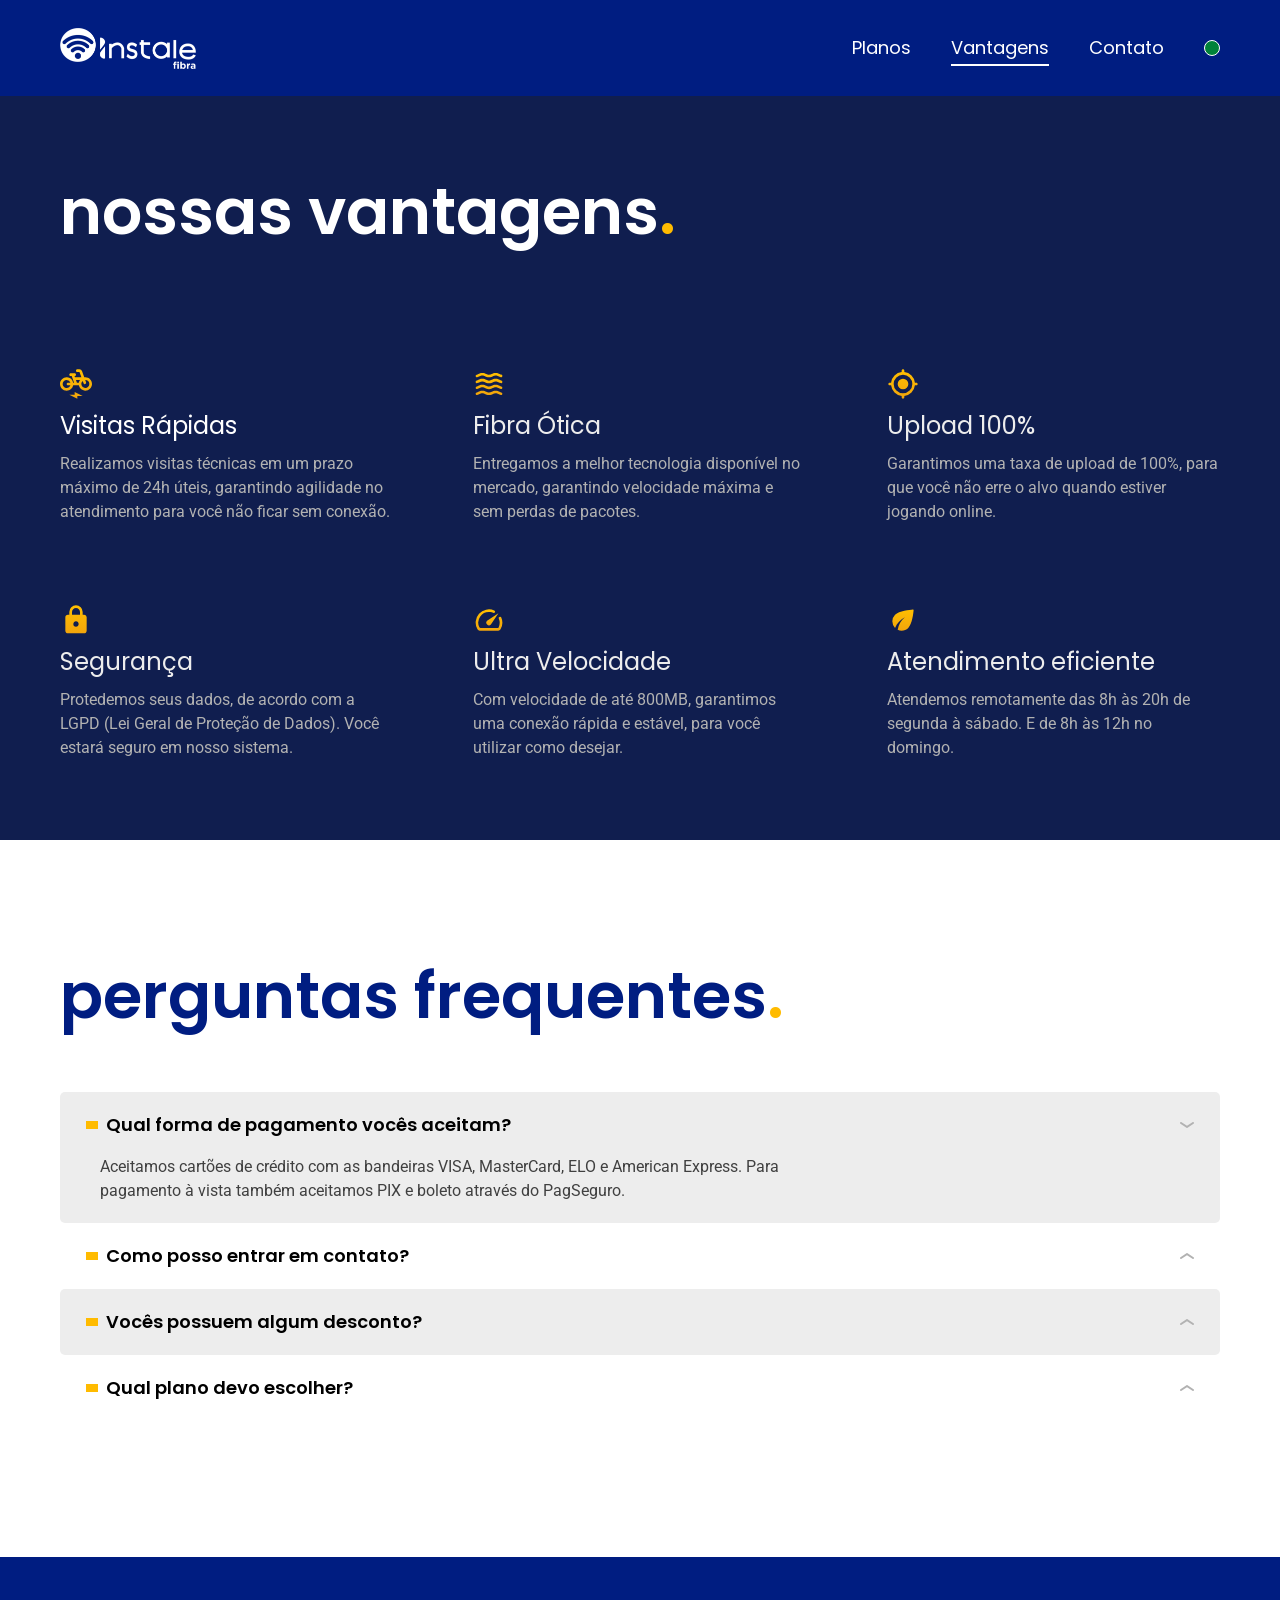
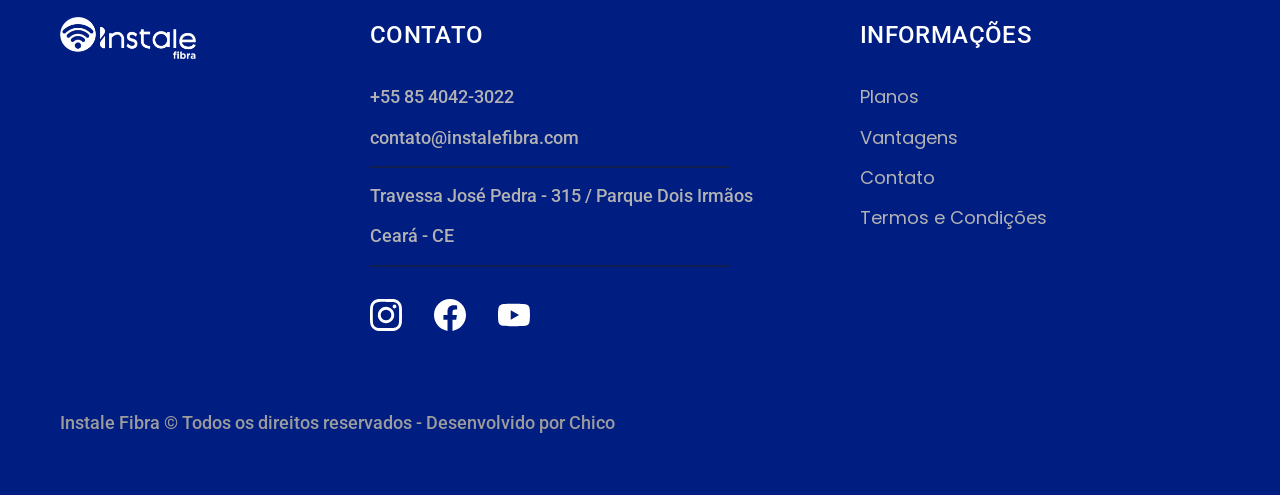
<file: seguros.html>
<!DOCTYPE html>
<html lang="pt-br">

<head>
  <meta charset="UTF-8">
  <meta name="viewport" content="width=device-width, initial-scale=1.0">
  <title>Vantagens | Bikcraft</title>
  <meta name="description" content="Seguros Bikcraft">
  <link rel="shortcut icon" href="./favicon-16x16.png" type="image/x-icon">
  <link rel="preload" href="./css/style.css" as="style">
  <link rel="stylesheet" href="./css/style.css">
  <link rel="preconnect" href="https://fonts.googleapis.com">
  <link rel="preconnect" href="https://fonts.gstatic.com" crossorigin>
  <link href="https://fonts.googleapis.com/css2?family=Merriweather:ital,opsz,wght@0,18..144,300..900;1,18..144,300..900&family=Poppins:ital,wght@0,100;0,200;0,300;0,400;0,500;0,600;0,700;0,800;0,900;1,100;1,200;1,300;1,400;1,500;1,600;1,700;1,800;1,900&family=Roboto:ital,wght@0,100..900;1,100..900&display=swap" rel="stylesheet">
  <script>
    document.documentElement.classList.add("js");
  </script>
</head>

<body id="seguros">

  <header class="header-bg">

    <div class="container header">
      <a href="./">
        <img src="./img/instale-assets/LOGO.png" width="136" height="32" alt="Bikcraft">
      </a>

      <nav aria-label="primária">
        <ul class="header-menu font-1-m cor-0">
          <li><a href="./bicicletas.html">Planos</a></li>
          <li><a href="./seguros.html">Vantagens</a></li>
          <li><a href="./contato.html">Contato</a></li>
          <li>
            <div class="btn-theme"></div>
          </li>
        </ul>
      </nav>
    </div>

  </header>

  <main>
    <article class="vantagens-bg">
      <div class="vantagens container">
        <h2 class="font-1-xxl cor-0">nossas vantagens<span class="cor-p1">.</span></h2>
        <div class="vantagens-item fadeInLeft" data-anime="200">
          <img src="./img/icones/eletrica.svg" alt="">
          <h3 class="font-1-l cor-0">Visitas Rápidas</h3>
          <p class="font-2-s cor-5">Realizamos visitas técnicas em um prazo máximo de 24h úteis, garantindo agilidade no atendimento para você não ficar sem conexão.</p>
        </div>

        <div class="vantagens-item fadeInLeft" data-anime="400">
          <img src="./img/icones/carbono.svg" alt="">
          <h3 class="font-1-l cor-2">Fibra Ótica</h3>
          <p class="font-2-s cor-5">Entregamos a melhor tecnologia disponível no mercado, garantindo velocidade máxima e sem perdas de pacotes.</p>
        </div>

        <div class="vantagens-item fadeInLeft" data-anime="600">
          <img src="./img/icones/rastreador.svg" alt="">
          <h3 class="font-1-l cor-2">Upload 100%</h3>
          <p class="font-2-s cor-5">Garantimos uma taxa de upload de 100%, para que você não erre o alvo quando estiver jogando online.</p>
        </div>

        <div class="vantagens-item fadeInLeft" data-anime="800">
          <img src="./img/icones/seguro.svg" alt="">
          <h3 class="font-1-l cor-2">Segurança</h3>
          <p class="font-2-s cor-5">Protedemos seus dados, de acordo com a LGPD (Lei Geral de Proteção de Dados). Você estará seguro em nosso sistema.</p>
        </div>

        <div class="vantagens-item fadeInLeft" data-anime="1000">
          <img src="./img/icones/velocidade.svg" alt="">
          <h3 class="font-1-l cor-2">Ultra Velocidade</h3>
          <p class="font-2-s cor-5">Com velocidade de até 800MB, garantimos uma conexão rápida e estável, para você utilizar como desejar.</p>
        </div>

        <div class="vantagens-item fadeInLeft" data-anime="1200">
          <img src="./img/icones/sustentavel.svg" alt="">
          <h3 class="font-1-l cor-2">Atendimento eficiente</h3>
          <p class="font-2-s cor-5">Atendemos remotamente das 8h às 20h de segunda à sábado. E de 8h às 12h no domingo.</p>
        </div>
      </div>
    </article>
  </main>



  <article class="perguntas container">
    <h2 class="font-1-xxl cor-12">perguntas frequentes<span class="cor-p1">.</span></h2>

    <dl>
      <div>
        <dt><button class="font-1-m-b" aria-controls="pergunta1" aria-expanded="true">Qual forma de pagamento vocês aceitam?</button></dt>
        <dd id="pergunta1" class="font-2-s cor-9 ativo">Aceitamos cartões de crédito com as bandeiras VISA, MasterCard, ELO e American Express. Para pagamento à vista também aceitamos PIX e boleto através do PagSeguro.</dd>
      </div>
      <div>
        <dt><button class="font-1-m-b" aria-controls="pergunta2" aria-expanded="false">Como posso entrar em contato?</button></dt>
        <dd id="pergunta2" class="font-2-s cor-9">Basta chamar no nosso número oficial de suporte: 4042-3022</dd>
      </div>
      <div>
        <dt><button class="font-1-m-b" aria-controls="pergunta3" aria-expanded="false">Vocês possuem algum desconto?</button></dt>
        <dd id="pergunta3" class="font-2-s cor-9">Sim! Oferecemos desconto por pagamento até a data limite do vencimento. Caso a mensalidade seja paga após a data do vencimento, será cobrada taxa de juros como qualquer outro serviço.</dd>
      </div>
      <div>
        <dt><button class="font-1-m-b" aria-controls="pergunta7" aria-expanded="false">Qual plano devo escolher?</button></dt>
        <dd id="pergunta7" class="font-2-s cor-9">Vai depender muito da sua necessidade, por isso temos profissionais capazes para analisar cada situação e determinar qual seria o melhor plano.</dd>
      </div>
    </dl>

  </article>

  <footer class="footer-bg">
    <div class="footer container">
      <img src="./img/instale-assets/LOGO.png" width="136" height="32" alt="Bikcraft">
      <div class="footer-contato">
        <h3 class="font-2-l-b cor-0">Contato</h3>
        <ul class="font-2-m cor-5">
          <li><a href="https://wa.me/558540423022?text=Olá,%20gostaria%20de%20saber%20mais%20sobre%20os%20planos!" target="_blank">+55 85 4042-3022</a></li>
          <li><a href="mailto:contato@instalefibra.com">contato@instalefibra.com</a></li>
          <li>Travessa José Pedra - 315 / Parque Dois Irmãos</li>
          <li>Ceará - CE</li>
        </ul>
        <div class="footer-redes">
          <a href="https://www.instagram.com/instale.oficial" target="_blank">
            <img src="./img/redes/instagram.svg" width="32" height="32" alt="Instagram">
          </a>
          <a href="https://www.facebook.com/instalefibra" target="_blank">
            <img src="./img/redes/facebook.svg" width="32" height="32" alt="Facebook">
          </a>
          <a href="https://www.youtube.com/instalefibra" target="_blank">
            <img src="./img/redes/youtube.svg" width="32" height="32" alt="Youtube">
          </a>
        </div>
      </div>

      <div class="footer-informacoes">
        <h3 class="font-2-l-b cor-0">Informações</h3>
        <nav>
          <ul class="font-1-m cor-5">
            <li><a href="./bicicletas.html">Planos</a></li>
            <li><a href="./seguros.html">Vantagens</a></li>
            <li><a href="./contato.html">Contato</a></li>
            <li><a href="./termos.html">Termos e Condições</a></li>
          </ul>
        </nav>
      </div>

      <p class="footer-copy font-2-m cor-6">Instale Fibra © Todos os direitos reservados - Desenvolvido por Chico</p>
    </div>
  </footer>

  <script src="js/plugins/simple-anime.js"></script>
  <script src="./js/script.js"></script>
</body>

</html>
</file>
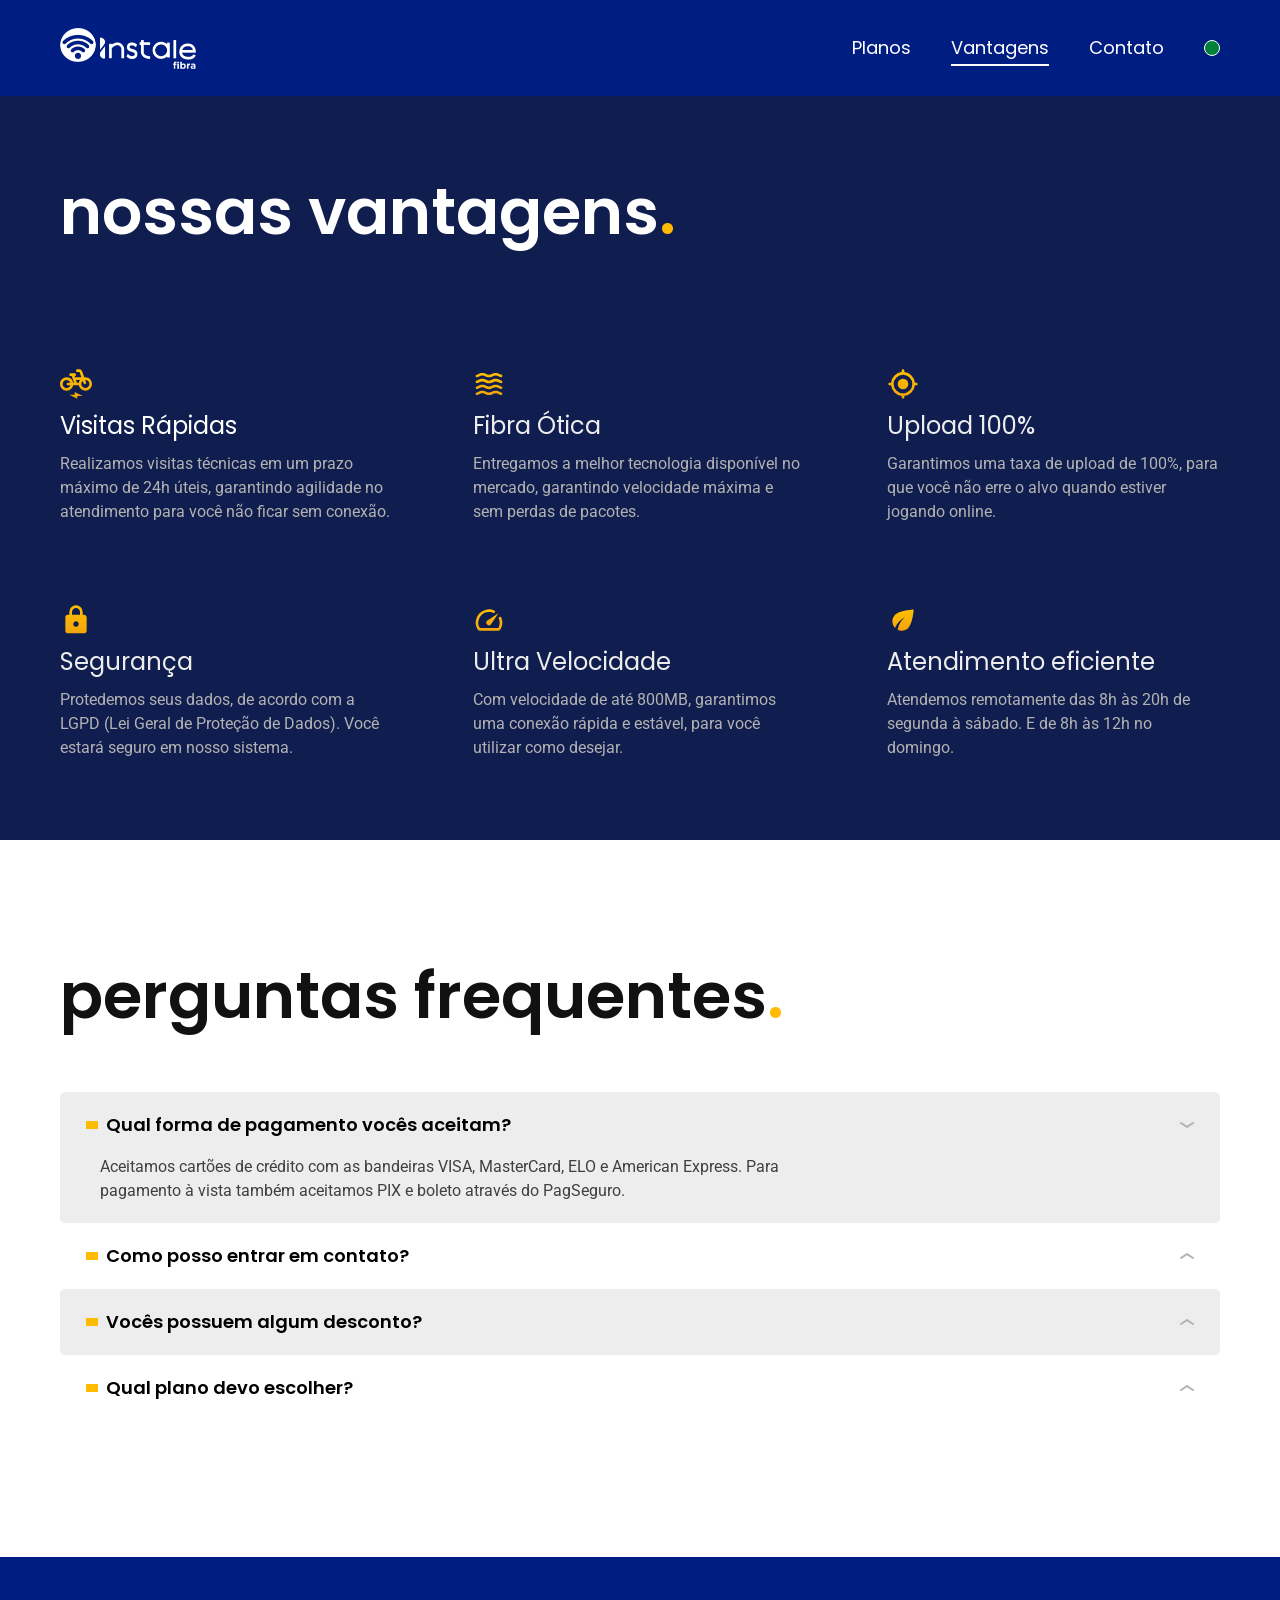
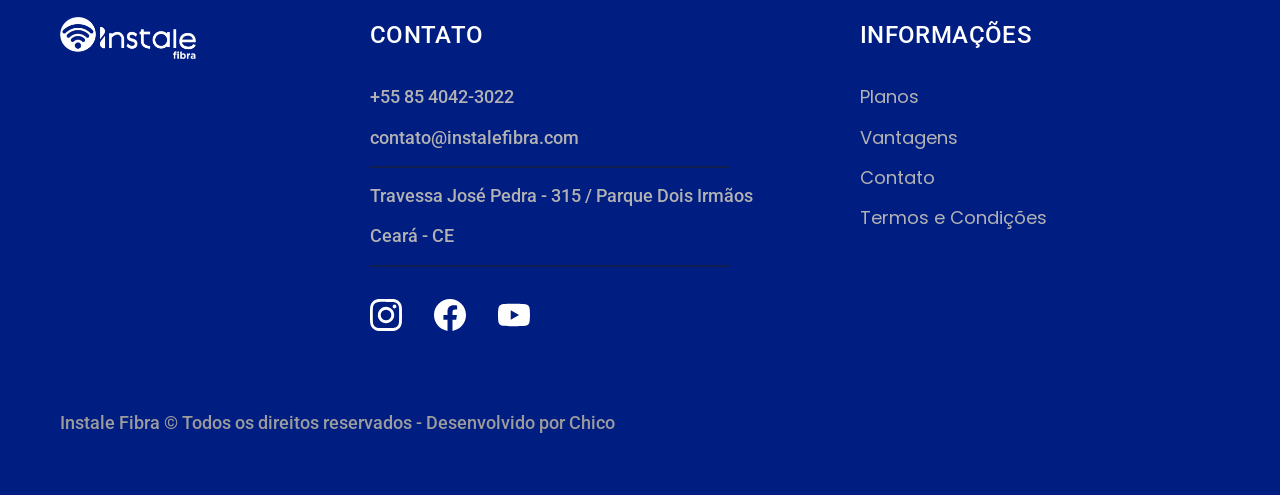
<file: vantagens.html>
<!DOCTYPE html>
<html lang="pt-br">

<head>
  <meta charset="UTF-8">
  <meta name="viewport" content="width=device-width, initial-scale=1.0">
  <title>Vantagens | Bikcraft</title>
  <meta name="description" content="Seguros Bikcraft">
  <link rel="shortcut icon" href="./favicon-16x16.png" type="image/x-icon">
  <link rel="preload" href="./css/style.css" as="style">
  <link rel="stylesheet" href="./css/style.css">
  <link rel="preconnect" href="https://fonts.googleapis.com">
  <link rel="preconnect" href="https://fonts.gstatic.com" crossorigin>
  <link href="https://fonts.googleapis.com/css2?family=Merriweather:ital,opsz,wght@0,18..144,300..900;1,18..144,300..900&family=Poppins:ital,wght@0,100;0,200;0,300;0,400;0,500;0,600;0,700;0,800;0,900;1,100;1,200;1,300;1,400;1,500;1,600;1,700;1,800;1,900&family=Roboto:ital,wght@0,100..900;1,100..900&display=swap" rel="stylesheet">
  <script>
    document.documentElement.classList.add("js");
  </script>
</head>

<body id="seguros">

  <header class="header-bg">

    <div class="container header">
      <a href="./">
        <img src="./img/instale-assets/LOGO.png" width="136" height="32" alt="Bikcraft">
      </a>

      <nav aria-label="primária">
        <ul class="header-menu font-1-m cor-0">
          <li><a href="./planos.html">Planos</a></li>
          <li><a href="./vantagens.html">Vantagens</a></li>
          <li><a href="./contato.html">Contato</a></li>
          <li>
            <div class="btn-theme"></div>
          </li>
        </ul>
      </nav>
    </div>

  </header>

  <main>
    <article class="vantagens-bg">
      <div class="vantagens container">
        <h2 class="font-1-xxl cor-0">nossas vantagens<span class="cor-p1">.</span></h2>
        <div class="vantagens-item fadeInLeft" data-anime="200">
          <img src="./img/icones/eletrica.svg" alt="">
          <h3 class="font-1-l cor-0">Visitas Rápidas</h3>
          <p class="font-2-s cor-5">Realizamos visitas técnicas em um prazo máximo de 24h úteis, garantindo agilidade no atendimento para você não ficar sem conexão.</p>
        </div>

        <div class="vantagens-item fadeInLeft" data-anime="400">
          <img src="./img/icones/carbono.svg" alt="">
          <h3 class="font-1-l cor-2">Fibra Ótica</h3>
          <p class="font-2-s cor-5">Entregamos a melhor tecnologia disponível no mercado, garantindo velocidade máxima e sem perdas de pacotes.</p>
        </div>

        <div class="vantagens-item fadeInLeft" data-anime="600">
          <img src="./img/icones/rastreador.svg" alt="">
          <h3 class="font-1-l cor-2">Upload 100%</h3>
          <p class="font-2-s cor-5">Garantimos uma taxa de upload de 100%, para que você não erre o alvo quando estiver jogando online.</p>
        </div>

        <div class="vantagens-item fadeInLeft" data-anime="800">
          <img src="./img/icones/seguro.svg" alt="">
          <h3 class="font-1-l cor-2">Segurança</h3>
          <p class="font-2-s cor-5">Protedemos seus dados, de acordo com a LGPD (Lei Geral de Proteção de Dados). Você estará seguro em nosso sistema.</p>
        </div>

        <div class="vantagens-item fadeInLeft" data-anime="1000">
          <img src="./img/icones/velocidade.svg" alt="">
          <h3 class="font-1-l cor-2">Ultra Velocidade</h3>
          <p class="font-2-s cor-5">Com velocidade de até 800MB, garantimos uma conexão rápida e estável, para você utilizar como desejar.</p>
        </div>

        <div class="vantagens-item fadeInLeft" data-anime="1200">
          <img src="./img/icones/sustentavel.svg" alt="">
          <h3 class="font-1-l cor-2">Atendimento eficiente</h3>
          <p class="font-2-s cor-5">Atendemos remotamente das 8h às 20h de segunda à sábado. E de 8h às 12h no domingo.</p>
        </div>
      </div>
    </article>
  </main>



  <article class="perguntas container">
    <h2 class="font-1-xxl">perguntas frequentes<span class="cor-p1">.</span></h2>

    <dl>
      <div>
        <dt><button class="font-1-m-b" aria-controls="pergunta1" aria-expanded="true">Qual forma de pagamento vocês aceitam?</button></dt>
        <dd id="pergunta1" class="font-2-s cor-9 ativo">Aceitamos cartões de crédito com as bandeiras VISA, MasterCard, ELO e American Express. Para pagamento à vista também aceitamos PIX e boleto através do PagSeguro.</dd>
      </div>
      <div>
        <dt><button class="font-1-m-b" aria-controls="pergunta2" aria-expanded="false">Como posso entrar em contato?</button></dt>
        <dd id="pergunta2" class="font-2-s cor-9">Basta chamar no nosso número oficial de suporte: 4042-3022</dd>
      </div>
      <div>
        <dt><button class="font-1-m-b" aria-controls="pergunta3" aria-expanded="false">Vocês possuem algum desconto?</button></dt>
        <dd id="pergunta3" class="font-2-s cor-9">Sim! Oferecemos desconto por pagamento até a data limite do vencimento. Caso a mensalidade seja paga após a data do vencimento, será cobrada taxa de juros como qualquer outro serviço.</dd>
      </div>
      <div>
        <dt><button class="font-1-m-b" aria-controls="pergunta7" aria-expanded="false">Qual plano devo escolher?</button></dt>
        <dd id="pergunta7" class="font-2-s cor-9">Vai depender muito da sua necessidade, por isso temos profissionais capazes para analisar cada situação e determinar qual seria o melhor plano.</dd>
      </div>
    </dl>

  </article>

  <footer class="footer-bg">
    <div class="footer container">
      <a class="footer-logo" href="./">
        <img src="./img/instale-assets/LOGO.png" width="136" height="32" alt="Bikcraft">
      </a>
      <div class="footer-contato">
        <h3 class="font-2-l-b cor-0">Contato</h3>
        <ul class="font-2-m cor-5">
          <li><a href="https://wa.me/558540423022?text=Olá,%20gostaria%20de%20saber%20mais%20sobre%20os%20planos!" target="_blank">+55 85 4042-3022</a></li>
          <li><a href="mailto:contato@instalefibra.com">contato@instalefibra.com</a></li>
          <li>Travessa José Pedra - 315 / Parque Dois Irmãos</li>
          <li>Ceará - CE</li>
        </ul>
        <div class="footer-redes">
          <a href="https://www.instagram.com/instale.oficial" target="_blank">
            <img src="./img/redes/instagram.svg" width="32" height="32" alt="Instagram">
          </a>
          <a href="https://www.facebook.com/instalefibra" target="_blank">
            <img src="./img/redes/facebook.svg" width="32" height="32" alt="Facebook">
          </a>
          <a href="https://www.youtube.com/instalefibra" target="_blank">
            <img src="./img/redes/youtube.svg" width="32" height="32" alt="Youtube">
          </a>
        </div>
      </div>

      <div class="footer-informacoes">
        <h3 class="font-2-l-b cor-0">Informações</h3>
        <nav>
          <ul class="font-1-m cor-5">
            <li><a href="./planos.html">Planos</a></li>
            <li><a href="./vantagens.html">Vantagens</a></li>
            <li><a href="./contato.html">Contato</a></li>
            <li><a href="./termos.html">Termos e Condições</a></li>
          </ul>
        </nav>
      </div>

      <p class="footer-copy font-2-m cor-6">Instale Fibra © Todos os direitos reservados - Desenvolvido por Chico</p>
    </div>
  </footer>

  <script src="js/plugins/simple-anime.js"></script>
  <script src="./js/script.js"></script>
</body>

</html>
</file>
<file: css/style.css>
@import url("./global/global.css");
@import url("./utilidades/tipografia.css");
@import url("./utilidades/cores.css");

@import url("./global/header.css");
@import url("./global/footer.css");

/* Utilidades */
@import url("./utilidades/componentes.css");
@import url("./utilidades/formulario.css");
@import url("./utilidades/animacao.css");

/* Home */
@import url("./home/introducao.css");
@import url("./home/tecnologia.css");
@import url("./home/parceiros.css");
@import url("./home/depoimento.css");
@import url("./home/app.css");

/* Bicicletas */
@import url("./bicicletas/bicicletas-lista.css");
@import url("./bicicletas/bicicletas.css");

/* Bicicleta */
@import url("./bicicleta/bicicleta.css");
@import url("./bicicleta/seguro.css");

/* Seguros */
@import url("./seguros/seguros.css");
@import url("./seguros/vantagens.css");
@import url("./seguros/perguntas.css");

/* Contato */
@import url("./contato/contato.css");
@import url("./contato/lojas.css");

/* Orçamento */
@import url("./orcamento/orcamento.css");

/* Termos */
@import url("./termos/termos.css");
</file>
